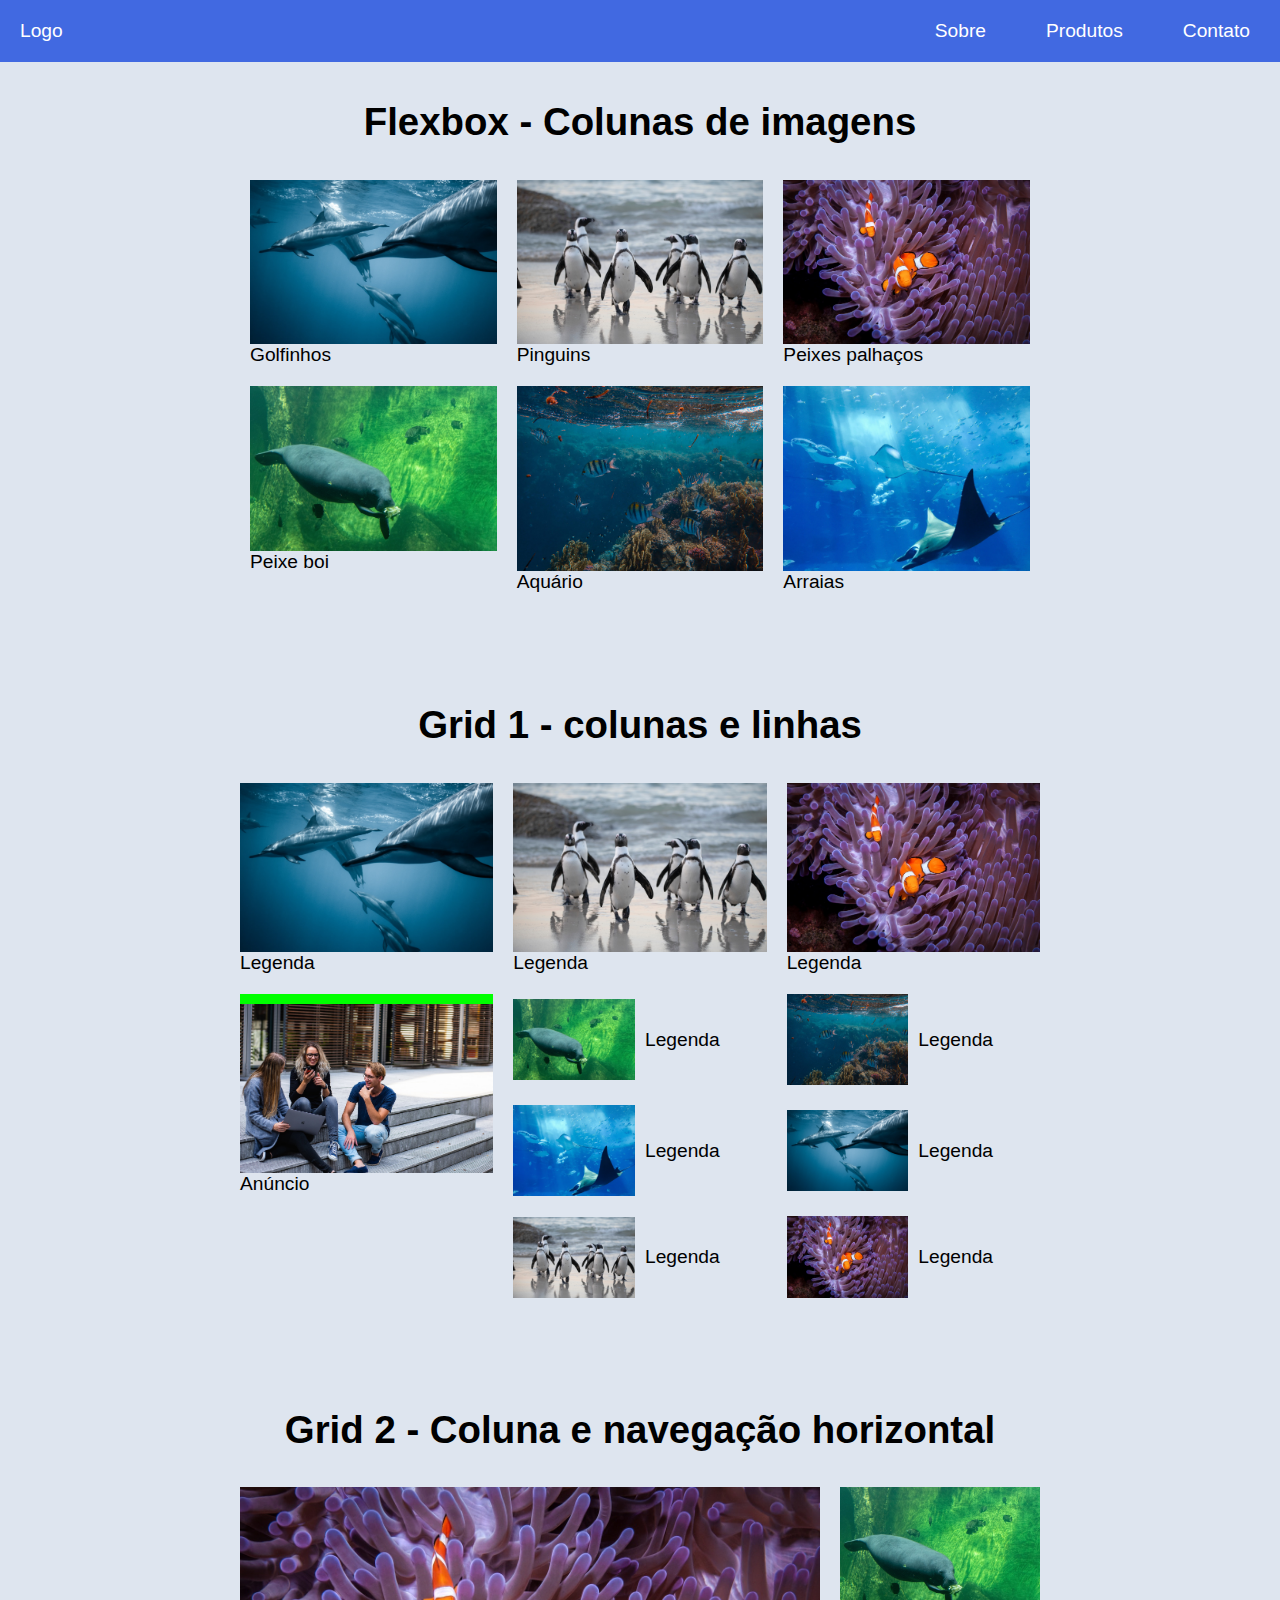
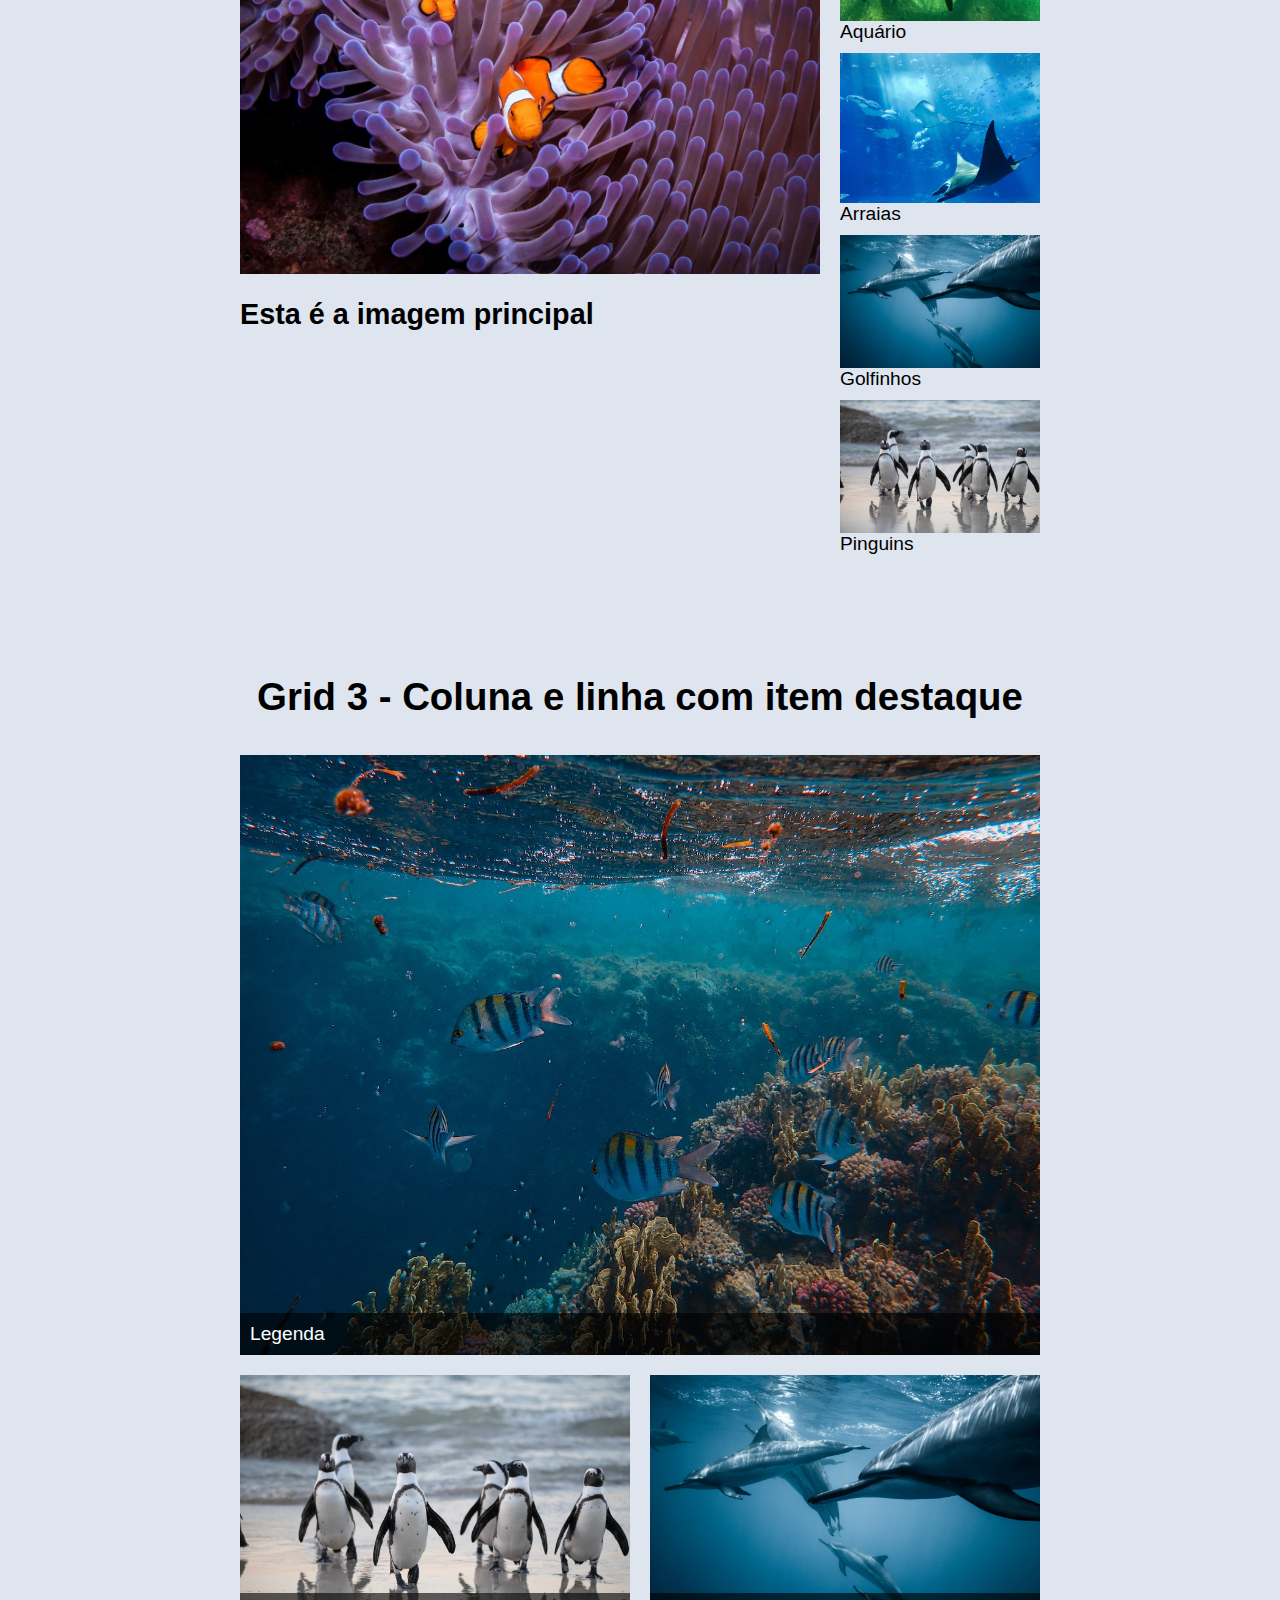
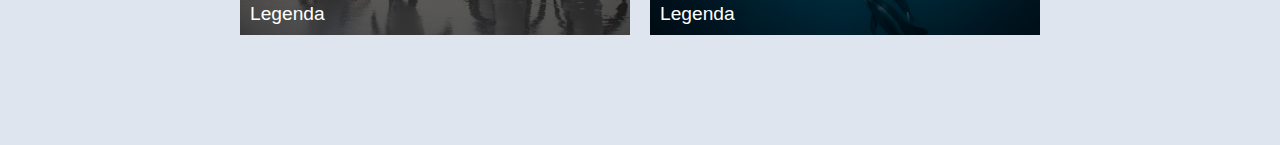
<file: Aquario/index.html>
<!DOCTYPE html>
<html lang="pt-br">
<head>
    <meta charset="UTF-8">
    <meta name="viewport" content="width=device-width, initial-scale=1.0">
    <link rel="stylesheet" href="style.css">
    <title>Aquário🐟</title>

</head>
<body>

    <!-- Tag semântica para cabeçalho -->
     <header class="menu">
        <a href="#">Logo</a>

        <nav>
            <ul class="lista">
                <li><a href="#">Sobre</a></li>
                <li><a href="#">Produtos</a></li>
                <li><a href="#">Contato</a></li>
            </ul>
        </nav>
     </header>


     <!-- primeira parte -->
      <h1>Flexbox - Colunas de imagens</h1>

      <section class="flex">
        <div>
            <img src="assets/aquario1.jpg" alt="">
                <p>Golfinhos</p>
            </img>
        </div>
        <div>
            <img src="assets/aquario2.jpg" alt="">
                <p>Pinguins</p>
            </img>
        </div>
        <div>
            <img src="assets/aquario3.jpg" alt="">
                <p>Peixes palhaços</p>
            </img>
        </div>
        <div>
            <img src="assets/aquario4.jpg" alt="">
                <p>Peixe boi</p>
            </img>
        </div>
        <div>
            <img src="assets/aquario5.jpg" alt="">
                <p>Aquário</p>
            </img>
        </div>
        <div>
            <img src="assets/aquario6.jpg" alt="">
                <p>Arraias</p>
            </img>
        </div>
      </section>


      <h1>Grid 1 - colunas e linhas</h1>

    <section class="grid1">
      <div>
        <img src="assets/aquario1.jpg">
        <p>Legenda</p>
      </div>
      <div>
        <img src="assets/aquario2.jpg">
        <p>Legenda</p>
      </div>
      <div>
        <img src="assets/aquario3.jpg">
        <p>Legenda</p>
      </div>
      <div>
        <img src="assets/aquario4.jpg">
        <p>Legenda</p>
      </div>
      <div>
        <img src="assets/aquario5.jpg">
        <p>Legenda</p>
      </div>
      <div>
        <img src="assets/aquario6.jpg">
        <p>Legenda</p>
      </div>
      <div>
        <img src="assets/aquario1.jpg">
        <p>Legenda</p>
      </div>
      <div>
        <img src="assets/aquario2.jpg">
        <p>Legenda</p>
      </div>
      <div>
        <img src="assets/aquario3.jpg">
        <p>Legenda</p>
      </div>
      <div class="anuncio">
        <img src="assets/anuncio.jpg">
        <p>Anúncio</p>
      </div>
    </section>


    <h1>Grid 2 - Coluna e navegação horizontal</h1>

    <section class="grid2">
      <div class="principal">
        <img src="assets/aquario3.jpg">
        <h2>Esta é a imagem principal</h2>
      </div>
      <div class="sidebar">
        <div>
          <img src="assets/aquario4.jpg">
          <p>Aquário</p>
        </div>
        <div>
          <img src="assets/aquario6.jpg">
          <p>Arraias</p>
        </div>
        <div>
          <img src="assets/aquario1.jpg">
          <p>Golfinhos</p>
        </div>
        <div>
          <img src="assets/aquario2.jpg">
          <p>Pinguins</p>
        </div>
      </div>
    </section>


    <h1>Grid 3 - Coluna e linha com item destaque</h1>

    <section class="grid3">
      <div class="grid3-item">
        <img src="assets/aquario5.jpg">
        <p>Legenda</p>
      </div>
      <div class="grid3-item">
        <img src="assets/aquario2.jpg">
        <p>Legenda</p>
      </div>
      <div class="grid3-item">
        <img src="assets/aquario1.jpg">
        <p>Legenda</p>
      </div>
      
    </section>

</body>
</html>
</file>
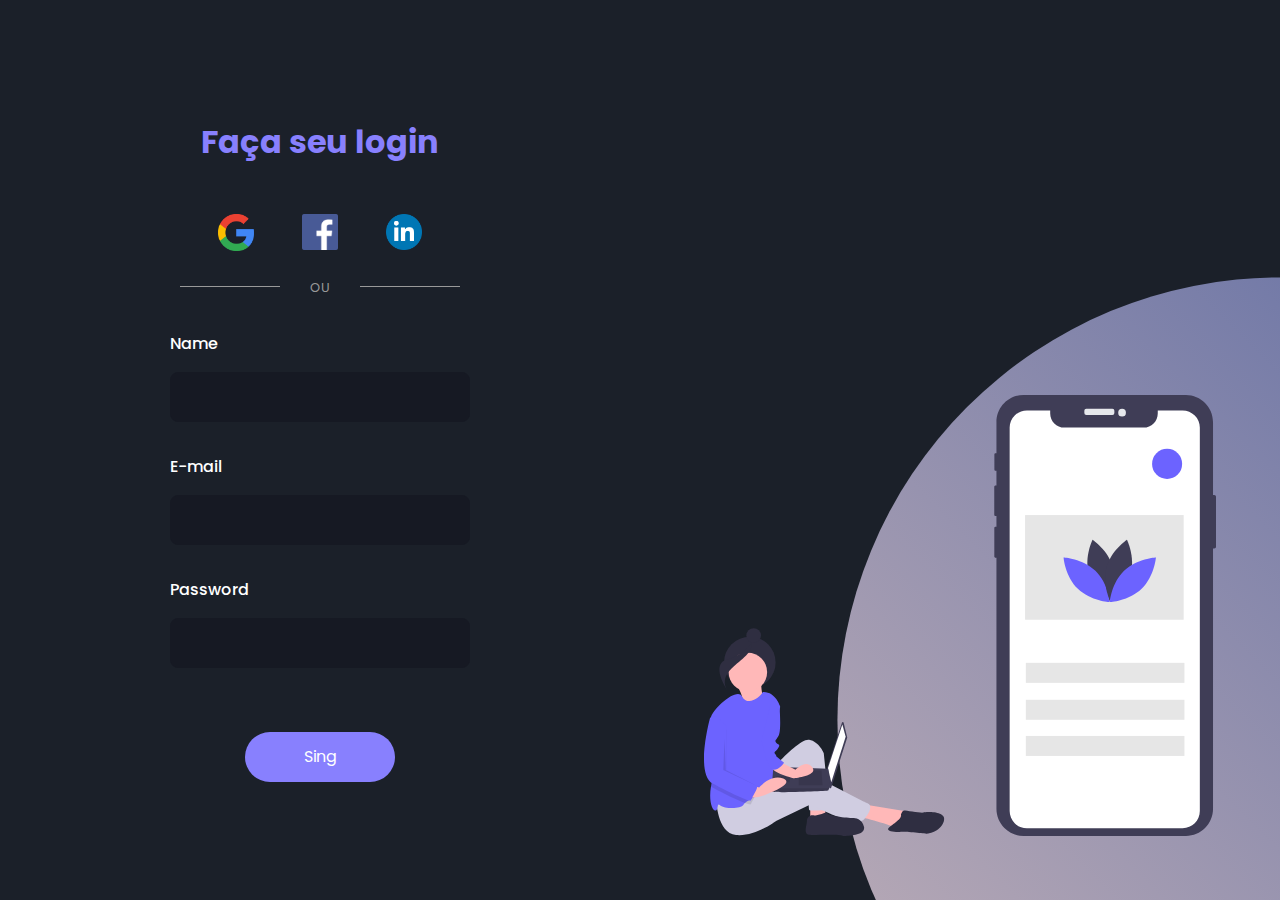
<file: Tela de Login/index.html>
<!DOCTYPE html>
<html lang="pt-br">
<head>
    <meta charset="UTF-8">
    <meta name="viewport" content="width=device-width, initial-scale=1.0">
    <link rel="stylesheet" href="style.css">
    <title>Tela de login responsivo</title>


</head>
<body>

    <!-- Tag sêmantica principal  -->
     <main>
      <!-- Título principal -->
       <h1>Faça seu login</h1>
       <div class="sociais">
        <a href="https://www.google.com.br/">
          <img src="assets/google.png" alt=""></a>

         <a href="https://www.facebook.com/">
          <img src="assets/facebook.png" alt=""></a>

         <a href="https://www.linkedin.com/">
          <img src="assets/linkedin.png" alt="">
        </a>
       </div>


       <!-- login alternativo -->
        <div class="alternative">
          <span>OU</span>
        </div>

        <!-- fórmulario login -->
         <form action="">
          <label for="name">
            <span>Name</span>
            <input type="text" name="name" id="name">
          </label>
          <label for="email">
            <span>E-mail</span>
            <input type="email" name="email" id="email">
          </label>
          <label for="password">
            <span>Password</span>
            <input type="password" name="password" id="password">
          </label>

          <input type="submit" value="Sing">
         </form>
     </main>

     <section class="imagem">
        <!-- Imagem lateral  da página -->
         <img src="assets/mobile.svg" alt="imagem_decorativa">
         <div class="circle"></div>

     </section>



</body>
</html>
</file>
<file: Tela de Login/style.css>
@import url('https://fonts.googleapis.com/css2?family=Poppins:ital,wght@0,100;0,200;0,300;0,400;0,500;0,600;0,700;0,800;0,900;1,100;1,200;1,300;1,400;1,500;1,600;1,700;1,800;1,900&display=swap');

/* Reser das configurações padrões */
*{
    margin: 0;
    padding: 0;
    border: 0;
    box-sizing: border-box;
    font-family: "Poppins", sans-serif;
}

/* Cor do fundo e cor da fonte */
body{
    background-color: #1b2029 ;
    color: #fff;
    font-weight: 500;
    display: flex;
    min-height: 100vh;
    min-width: 100vw;
}

/* limitando a parte 'principal' */
main{
    width: 50vw;
    display: flex;
    flex-direction: column;
    align-items: center;
    justify-content: center;
}

main h1{
    color: #8880fe;
    font-size: 3rem;
    margin-bottom: 3rem;
    text-align: center;
}

/* Ajustando os logos das redes sociais */
main .sociais img{
    width: 36px;
margin-left: 3rem;
}

/* retira o 'underline' dos links */
main .sociais a{
    text-decoration: none;
}

main .sociais{
    display: flex;
    align-content: center;
}

main .sociais a:first-child img{
    margin-left: 0;
}

/* editando o 'OU' */
main .alternative{
    margin-top: 1rem;
}

main .alternative span{
    color: #999999;
    font-size: 1.1rem;
    font-weight: 400;
    position: relative;
}

main .alternative span::before,
main .alternative span::after {
    position: absolute;
    content: '';
    height: 1px;
    width: 100px;
    bottom: 50%;
    right: 50px;
    background: #999999;
}

main .alternative span::after{
    left: 50px;
}

/* estilizando o formulario */
main form{
    display: flex;
    flex-direction: column;
    align-items: center;
}

main form label{
    display: flex;
    flex-direction: column;
}

main form label span{
    font-size: 1.1rem;
    margin-top: 2rem;
}

main form input{
    background-color: #161923;
    width: 300px;
    height: 50px;
    padding: 0 0.5rem;
    margin-top: 1rem;
    outline: none;
    color: #999999;
    font-size: 1rem;
    border: 1px solid #161923;
    border-radius: 8px;
}

/* estilizando o botão */
main form input[type="submit"]{
    cursor: pointer;
    width: 50%;
    margin-top: 4rem;
    border: none;
    border-radius: 32px;
    background: #8880fe;
    color: #fff;
    font-size: 1.1rem;
    transition: all .3s ease-in-out;
}

main form input[type='submit']:hover{
    background: #5d57af;
}

/* edição da imagem lateral */
section.imagem{
    width: 50vw;
    display: flex;
    align-items: flex-end;
    justify-content: flex-end;
    padding: 4rem;
}

section.imagem img{
    width: 100%;
}

/* criar círculo atras da imagem */
section.imagem .circle{
    position: absolute;
    height: 100%;
    width: 100%;
    top: 0;
    left: 0;
    background: linear-gradient(45deg, #e8cbc0, #636fa4);
    clip-path: circle(40% at right 80%);
    z-index: -1;
}

/* Responsividade de acordo com o tamanho da tela */
@media only screen and (min-width: 900px) and (max-width: 1200px){
    section.imagem img{
        width: 110%;
    }
    section.imagem .circle{
        clip-path: circle(35% at right 80%);
    }
}
@media only screen and (max-width: 900px) {
    section.imagem{
        display: none;
        visibility: hidden;
    }
    main{
        width: 100vw;
    }
}

@media only screen and (min-width: 450px) {
    main h1{
        font-size: 2rem;
    }
    main .alternative span{
        font-size: 0.8rem;
    }
    main form label span, 
    main form input[type="submit"] {
        font-size: 1rem;
    }
}
</file>
<file: Aquario/style.css>
/* reset das configurações */
body, ul, li, p{
    margin: 0;
    padding: 0;
    list-style: none;
    font-size: 1.2rem;
    font-family: Verdana, Geneva, Tahoma, sans-serif;
}

body{
    margin-bottom: 100px;
    background-color: #dee5ef;
}

/* retirar o sublinhado dos links */
header a{
    text-decoration: none;
    color: #fff;
}

header a:hover{
    background-color: #8cb9f8;
    border-radius: 5px;
    padding: 7px;
}

header{
    background: #4169e1;
    display: flex;
    flex-wrap: wrap;
    justify-content: space-between;
    padding: 20px;

    /* alinha no centro vertical */
    align-items: center;
    position: fixed;
    top: 0;
    width: 100%;
}

.lista{
    display: flex;
}

.lista li{
    margin-left: 10px;
    margin-right: 50px;
}

h1{
    margin-top: 100px;
    text-align: center;
}

img{
    max-width: 100%;
    display: block;
}


/* Flexbox 1 */
.flex{
    /* itens lado a lado */
    display: flex;

    /* quebrar a linha */
    flex-wrap: wrap;

    /* limitar o tamanho do container */
    max-width: 800px;

    /* alinhar o container para o centro da tela */
    margin: 0 auto;
}

.flex > div{
    /* limita em 200px */
    flex: 1 1 200px;

    /* gap entre as colunas */
    margin: 10px;
}

/* GRID 1 */

.grid1 {
    /* altera o tipo de display */
    display: grid;
    /* repete 3x a coluna 'fração' (30%) */
    grid-template-columns: repeat(3, 1fr);
    /* limita o tamanho do container */
    max-width: 800px;
    padding: 10px;
    /* alinha o container ao centro caso a tela seja maior que 800px */
    margin: 0 auto;
    /* gap entre itens */
    grid-gap: 20px;
}

/* 'filhos' dentro da div, a partir do 4º item */
.grid1 > div:nth-child(n + 4) {
    /* inicia outra grade */
    display: grid;
    /* limita em duas fraçoes */
    grid-template-columns: 1fr 1fr;
    grid-gap: 10px;
    /* alinha o texto com a imagem */
    align-items: center;
}
  
.grid1 > div.anuncio {
    /* prende o item na coluna 1 */
    grid-column: 1;
    /* o item ocupa da linha 2 até a linha 5 */
    grid-row: 2 / 5;
    border-top: 10px solid #00ff00;
    /* volta ao tamanho da imagem */
    display: block;
}
  
/* todos os itens que estiverem abaixo de 600px */
@media (max-width: 600px) {
    .grid1 {
        /* passa a ter duas colunas */
        grid-template-columns: repeat(2, 1fr);
    }
    .grid1 > div:nth-child(n + 4) {
        /* volta a disposição dos itens ao convencional, no mobile */
        display: block;
    }
    .grid1 > div.anuncio {
        /* volta o anuncio pra coluna e linha convencional */
        grid-column: auto;
        grid-row: auto;
        /* define como primeiro item a aparecer */
        order: -1;
    }
}

/* Grid 2 - Colunas e navegação horizontal */

.grid2 {
    /* altera o tipo de display */
    display: grid;
    /* coluna lateral fixada em 200px */
    grid-template-columns: 1fr 200px;
    grid-gap: 20px;
    /* limita o tamanho do container */
    max-width: 800px;
    /* margem */
    padding: 10px;
    /* alinha o container ao centro caso a tela seja maior que 800px */
    margin: 0 auto;
}
  
.sidebar > div {
    margin-bottom: 10px;
}
  
@media (max-width: 600px) {
    .grid2 {
    /* coloca tudo em uma coluna */
      grid-template-columns: 1fr;
    }
    .sidebar {
        /* deixa os itens lado a lado */
      display: flex;
      /* insere a navegação nas imagens */
      overflow: scroll;
    }
    .sidebar > div {
        /* não diminui o valor dos itens, mantem 200px */
      flex: 1 0 200px;
      margin: 0 10px;
    }
}

.grid3 {
    /* altera o tipo de display */
    display: grid;
    /* divide duas colunas */
    grid-template-columns: repeat(2, 1fr);
    grid-gap: 20px;
    /* centraliza o container */
    margin: 0 auto;
    /* limita o container */
    max-width: 800px;
    /* borda de preenchimento */
    padding: 10px;
}
  
.grid3-item:nth-child(1) {
    /* ocupa da linha 1 até a 3 */
    grid-column: 1 / 3;
    /* height: 45vh;
    order: -1; */
    
}

.grid3-item {
    display: grid;
}
  
.grid3-item img {
    grid-column: 1;
    /* a imagem ocupa da linha 1 até a linha 3 */
    grid-row: 1/3;
    align-self: end;
}
  
.grid3-item p {
    background: rgba(0, 0, 0, 0.6);
    padding: 10px;
    color: white;
    grid-column: 1;
    /* o texto ocupa a linha 2 */
    grid-row: 2;
    /* para o texto acompanhar a borda da imagem */
    align-self: end;
}
</file>
